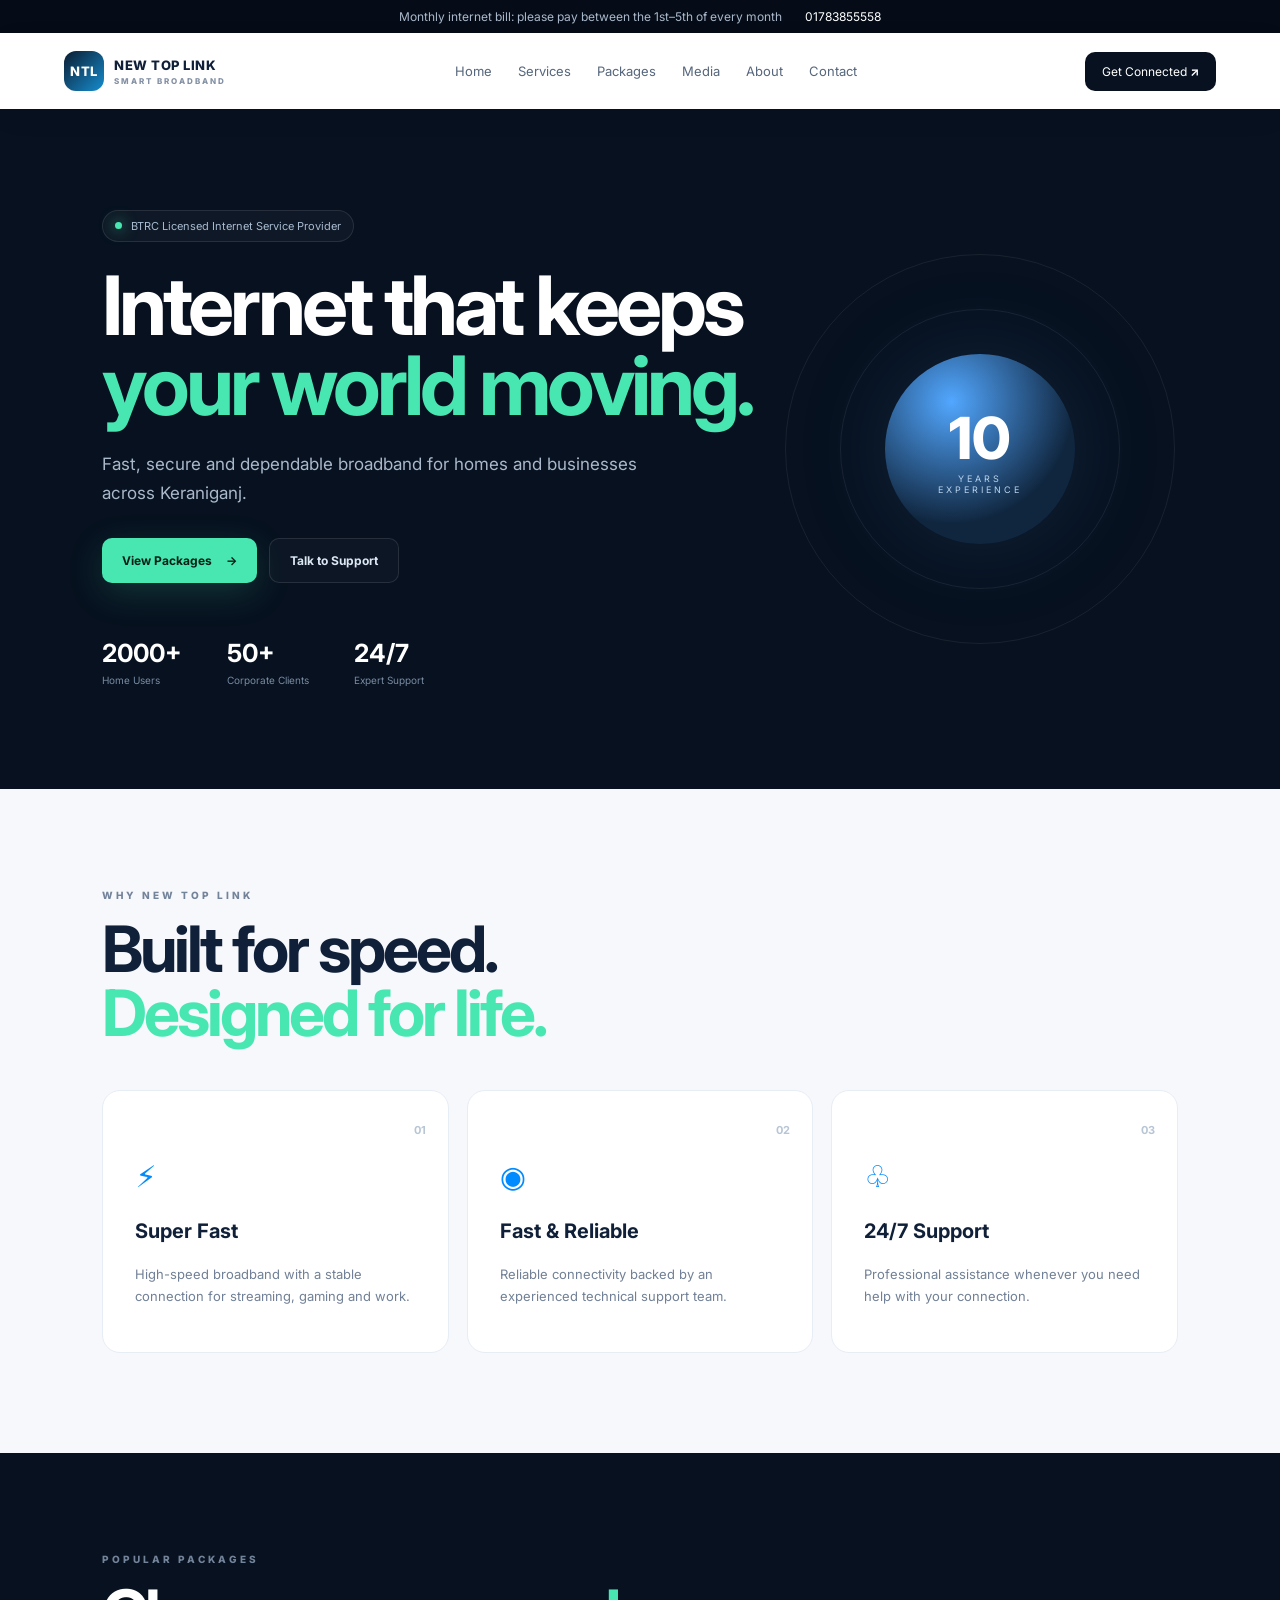
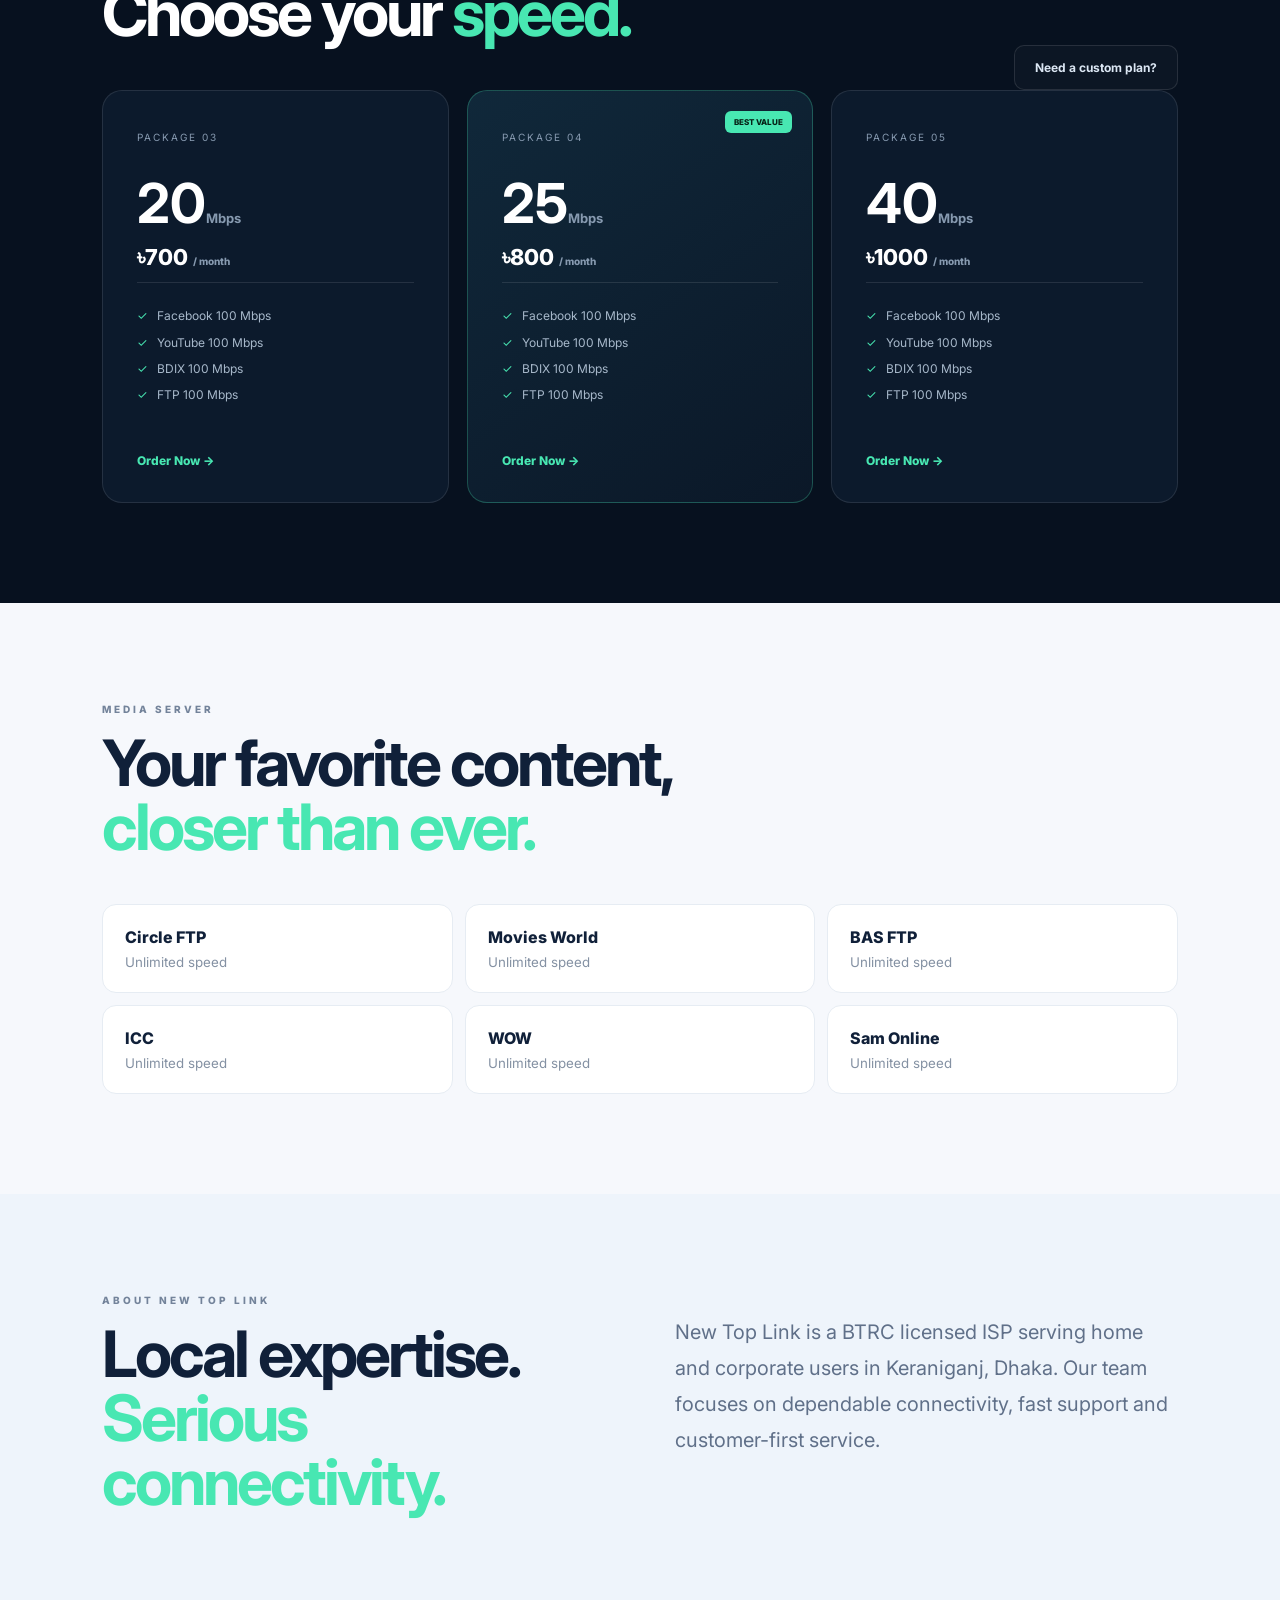
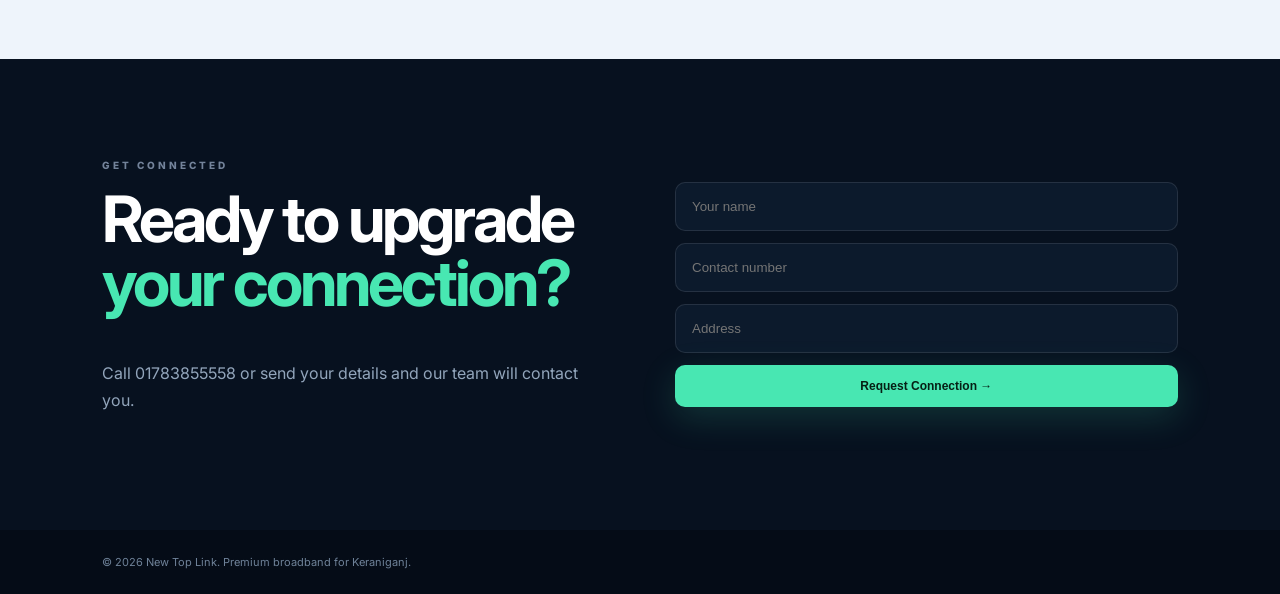
<file: index.html>
<!doctype html>
<html lang="en">
<head>
<meta charset="utf-8"><meta name="viewport" content="width=device-width,initial-scale=1">
<title>New Top Link — Premium Broadband</title>
<link rel="stylesheet" href="assets/style.css">
<link rel="preconnect" href="https://fonts.googleapis.com"><link rel="preconnect" href="https://fonts.gstatic.com" crossorigin>
<link href="https://fonts.googleapis.com/css2?family=Inter:wght@400;500;600;700;800&display=swap" rel="stylesheet">
</head>
<body>
<div class="topbar">Monthly internet bill: please pay between the 1st–5th of every month <span>01783855558</span></div>
<header class="nav"><a class="brand" href="#"><span class="logo">NTL</span><span>NEW TOP LINK<small>SMART BROADBAND</small></span></a>
<nav><a href="#home">Home</a><a href="#services">Services</a><a href="#packages">Packages</a><a href="#media">Media</a><a href="#about">About</a><a href="#contact">Contact</a></nav>
<a class="navbtn" href="#packages">Get Connected <b>↗</b></a><button class="menu" aria-label="menu">☰</button></header>

<main id="home">
<section class="hero">
<div class="gridfx"></div><div class="hero-copy">
<div class="pill"><i></i> BTRC Licensed Internet Service Provider</div>
<h1>Internet that keeps<br><em>your world moving.</em></h1>
<p>Fast, secure and dependable broadband for homes and businesses across Keraniganj.</p>
<div class="actions"><a class="btn primary" href="#packages">View Packages <span>→</span></a><a class="btn ghost" href="#contact">Talk to Support</a></div>
<div class="stats"><div><strong>2000+</strong><span>Home Users</span></div><div><strong>50+</strong><span>Corporate Clients</span></div><div><strong>24/7</strong><span>Expert Support</span></div></div>
</div>
<div class="hero-orb"><div class="orbit o1"></div><div class="orbit o2"></div><div class="orb"><span>10</span><small>YEARS<br>EXPERIENCE</small></div></div>
</section>

<section id="services" class="section"><div class="eyebrow">WHY NEW TOP LINK</div><h2>Built for speed.<br><span>Designed for life.</span></h2>
<div class="cards"><article><b>01</b><div class="icon">⚡</div><h3>Super Fast</h3><p>High-speed broadband with a stable connection for streaming, gaming and work.</p></article>
<article><b>02</b><div class="icon">◉</div><h3>Fast & Reliable</h3><p>Reliable connectivity backed by an experienced technical support team.</p></article>
<article><b>03</b><div class="icon">♧</div><h3>24/7 Support</h3><p>Professional assistance whenever you need help with your connection.</p></article></div></section>

<section id="packages" class="section dark"><div class="eyebrow">POPULAR PACKAGES</div><div class="section-head"><h2>Choose your <span>speed.</span></h2><a class="btn ghost" href="#contact">Need a custom plan?</a></div>
<div class="packages"><article class="package"><span>PACKAGE 03</span><h3>20<small>Mbps</small></h3><div class="price">৳700 <small>/ month</small></div><ul><li>Facebook 100 Mbps</li><li>YouTube 100 Mbps</li><li>BDIX 100 Mbps</li><li>FTP 100 Mbps</li></ul><a href="#contact">Order Now →</a></article>
<article class="package featured"><label>BEST VALUE</label><span>PACKAGE 04</span><h3>25<small>Mbps</small></h3><div class="price">৳800 <small>/ month</small></div><ul><li>Facebook 100 Mbps</li><li>YouTube 100 Mbps</li><li>BDIX 100 Mbps</li><li>FTP 100 Mbps</li></ul><a href="#contact">Order Now →</a></article>
<article class="package"><span>PACKAGE 05</span><h3>40<small>Mbps</small></h3><div class="price">৳1000 <small>/ month</small></div><ul><li>Facebook 100 Mbps</li><li>YouTube 100 Mbps</li><li>BDIX 100 Mbps</li><li>FTP 100 Mbps</li></ul><a href="#contact">Order Now →</a></article></div></section>

<section id="media" class="section"><div class="eyebrow">MEDIA SERVER</div><h2>Your favorite content,<br><span>closer than ever.</span></h2><div class="media-grid">
<div>Circle FTP <small>Unlimited speed</small></div><div>Movies World <small>Unlimited speed</small></div><div>BAS FTP <small>Unlimited speed</small></div><div>ICC <small>Unlimited speed</small></div><div>WOW <small>Unlimited speed</small></div><div>Sam Online <small>Unlimited speed</small></div></div></section>

<section id="about" class="section about"><div><div class="eyebrow">ABOUT NEW TOP LINK</div><h2>Local expertise.<br><span>Serious connectivity.</span></h2></div><p>New Top Link is a BTRC licensed ISP serving home and corporate users in Keraniganj, Dhaka. Our team focuses on dependable connectivity, fast support and customer-first service.</p></section>

<section id="contact" class="section contact"><div class="contactbox"><div><div class="eyebrow">GET CONNECTED</div><h2>Ready to upgrade<br><span>your connection?</span></h2><p>Call 01783855558 or send your details and our team will contact you.</p></div>
<form onsubmit="submitLead(event)"><input id="name" placeholder="Your name" required><input id="phone" placeholder="Contact number" required><input id="address" placeholder="Address" required><button class="btn primary">Request Connection →</button></form></div></section>
</main>
<footer>© <span id="year"></span> New Top Link. Premium broadband for Keraniganj.</footer>
<div id="toast"></div>
<script src="assets/app.js"></script>
</body></html>
</file>
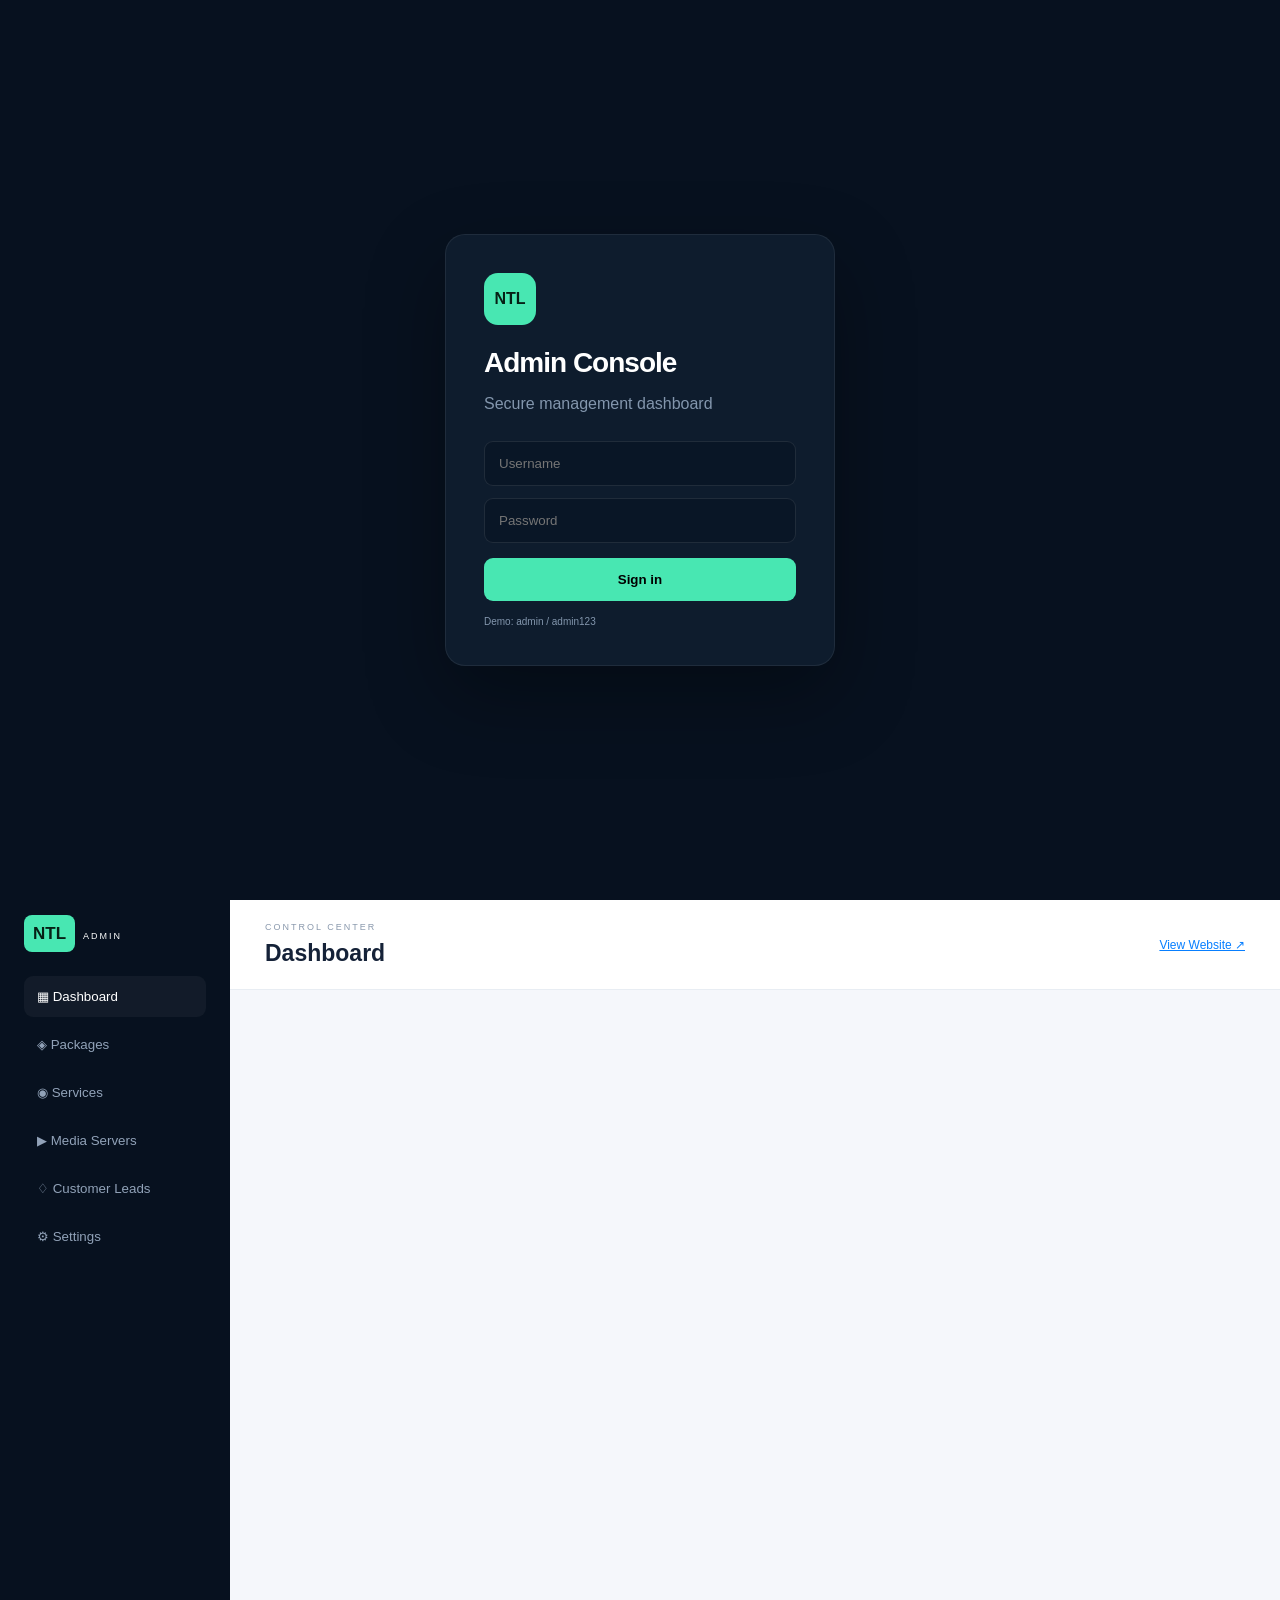
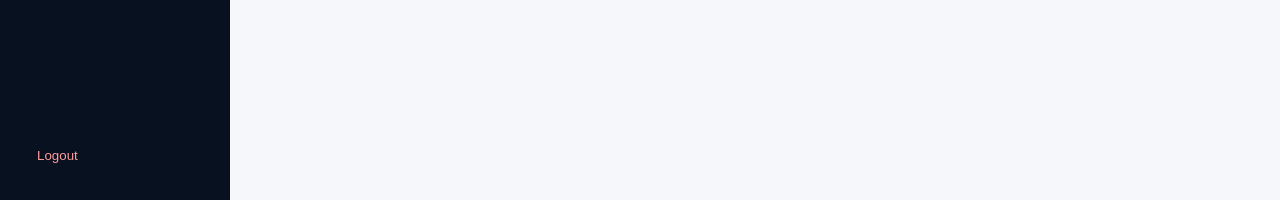
<file: admin/index.html>
<!doctype html><html><head><meta charset="utf-8"><meta name="viewport" content="width=device-width,initial-scale=1"><title>NTL Admin Panel</title><link rel="stylesheet" href="admin.css"></head><body>
<div id="login" class="login"><div class="loginbox"><div class="adminlogo">NTL</div><h1>Admin Console</h1><p>Secure management dashboard</p><input id="user" placeholder="Username"><input id="pass" type="password" placeholder="Password"><button onclick="login()">Sign in</button><small>Demo: admin / admin123</small></div></div>
<div id="app" class="app hidden"><aside><div class="sidebrand"><b>NTL</b><span>ADMIN</span></div><button class="navitem active" onclick="show('dashboard')">▦ Dashboard</button><button class="navitem" onclick="show('packages')">◈ Packages</button><button class="navitem" onclick="show('services')">◉ Services</button><button class="navitem" onclick="show('media')">▶ Media Servers</button><button class="navitem" onclick="show('leads')">♢ Customer Leads</button><button class="navitem" onclick="show('settings')">⚙ Settings</button><button class="logout" onclick="logout()">Logout</button></aside>
<main><header><div><small>CONTROL CENTER</small><h2 id="title">Dashboard</h2></div><a href="../index.html" target="_blank">View Website ↗</a></header><section id="content"></section></main></div><script src="admin.js"></script></body></html>
</file>
<file: assets/style.css>
:root{--bg:#07111f;--ink:#f6f9ff;--muted:#8fa0b7;--line:rgba(255,255,255,.1);--accent:#48e7b2;--accent2:#52a7ff;--card:#0d1a2c}*{box-sizing:border-box}html{scroll-behavior:smooth}body{margin:0;background:#f6f8fc;color:#102039;font-family:Inter,system-ui,sans-serif}a{text-decoration:none;color:inherit}.topbar{background:#050c17;color:#a9b8ca;padding:9px 5%;font-size:12px;text-align:center}.topbar span{color:#fff;margin-left:20px}.nav{height:76px;padding:0 5%;display:flex;align-items:center;justify-content:space-between;background:#fff;position:sticky;top:0;z-index:20;box-shadow:0 8px 30px #09182b0b}.brand{display:flex;align-items:center;gap:10px;font-weight:800;font-size:13px;letter-spacing:.5px}.brand small{display:block;color:#8491a5;font-size:8px;letter-spacing:2px;margin-top:3px}.logo{width:40px;height:40px;border-radius:12px;background:linear-gradient(135deg,#0b1c31,#168dce);color:#fff;display:grid;place-items:center}.nav nav{display:flex;gap:26px;font-size:13px;color:#56667c}.nav nav a:hover{color:#008bff}.navbtn{background:#07111f;color:#fff;padding:12px 17px;border-radius:10px;font-size:12px}.menu{display:none;border:0;background:none;font-size:24px}.hero{min-height:680px;background:var(--bg);color:#fff;position:relative;overflow:hidden;padding:90px 8%;display:flex;align-items:center}.gridfx{position:absolute;inset:0;background-image:linear-gradient(#fff05 1px,transparent 1px),linear-gradient(90deg,#fff05 1px,transparent 1px);background-size:55px 55px;mask-image:linear-gradient(90deg,#000,transparent 75%);opacity:.35}.hero-copy{position:relative;z-index:2;max-width:720px;animation:rise .9s ease both}.pill{display:inline-flex;gap:9px;align-items:center;border:1px solid var(--line);background:#ffffff08;padding:8px 12px;border-radius:99px;color:#a9bbd1;font-size:11px}.pill i{width:7px;height:7px;background:var(--accent);border-radius:50%;box-shadow:0 0 15px var(--accent)}h1{font-size:clamp(46px,6.4vw,84px);line-height:.98;letter-spacing:-4px;margin:24px 0}h1 em,h2 span{font-style:normal;color:var(--accent)}.hero p{color:#a9b8ca;max-width:580px;font-size:17px;line-height:1.7}.actions{display:flex;gap:12px;margin:30px 0}.btn{display:inline-flex;border:0;align-items:center;justify-content:center;gap:14px;padding:14px 20px;border-radius:10px;font-weight:700;font-size:12px;cursor:pointer}.primary{background:var(--accent);color:#062015;box-shadow:0 10px 35px #48e7b22b}.ghost{border:1px solid #ffffff1c;color:#dce7f4;background:#ffffff06}.stats{display:flex;gap:45px;margin-top:55px}.stats strong{font-size:25px;display:block}.stats span{font-size:10px;color:#788ba2}.hero-orb{position:absolute;right:7%;width:420px;height:420px;display:grid;place-items:center}.orb{width:190px;height:190px;border-radius:50%;background:radial-gradient(circle at 35% 25%,#52a7ff,#10263f 65%);display:grid;place-items:center;align-content:center;box-shadow:0 0 100px #52a7ff22}.orb span{font-size:58px;font-weight:800}.orb small{font-size:9px;letter-spacing:3px;color:#b9d4ee;text-align:center}.orbit{position:absolute;border:1px solid #ffffff12;border-radius:50%;inset:15px;animation:spin 15s linear infinite}.o2{inset:70px;animation-direction:reverse;animation-duration:11s}.section{padding:100px 8%}.eyebrow{font-size:10px;letter-spacing:3px;color:#73839a;font-weight:800;margin-bottom:16px}.section h2{font-size:clamp(36px,5vw,64px);letter-spacing:-3px;line-height:1;margin:0 0 45px}.cards{display:grid;grid-template-columns:repeat(3,1fr);gap:18px}.cards article{padding:32px;background:#fff;border:1px solid #e7edf5;border-radius:18px;position:relative;transition:.3s}.cards article:hover{transform:translateY(-8px);box-shadow:0 25px 60px #10203910}.cards b{position:absolute;right:22px;color:#b8c5d5;font-size:11px}.icon{font-size:30px;margin:35px 0 25px;color:#008bff}.cards h3{font-size:20px}.cards p{color:#718096;font-size:13px;line-height:1.7}.dark{background:var(--bg);color:#fff}.section-head{display:flex;justify-content:space-between;align-items:end}.packages{display:grid;grid-template-columns:repeat(3,1fr);gap:18px}.package{background:#0c1a2c;border:1px solid var(--line);padding:34px;border-radius:20px;position:relative}.package.featured{border-color:#48e7b244;background:linear-gradient(145deg,#10283a,#0b1828)}.package label{position:absolute;right:20px;top:20px;background:var(--accent);color:#062015;padding:6px 9px;border-radius:6px;font-size:8px;font-weight:800}.package>span{font-size:10px;letter-spacing:2px;color:#879ab0}.package h3{font-size:55px;margin:25px 0 8px}.package h3 small{font-size:13px;color:#879ab0}.price{font-size:22px;font-weight:800}.price small{font-size:10px;color:#879ab0}.package ul{padding:20px 0;border-top:1px solid var(--line);list-style:none;color:#a7b8ca;font-size:12px;line-height:2.2}.package li:before{content:"✓";color:var(--accent);margin-right:9px}.package>a{display:block;padding-top:12px;color:var(--accent);font-weight:800;font-size:12px}.media-grid{display:grid;grid-template-columns:repeat(3,1fr);gap:12px}.media-grid div{background:#fff;border:1px solid #e6ecf3;padding:22px;border-radius:14px;font-weight:800}.media-grid small{display:block;color:#8491a3;font-weight:400;margin-top:7px}.about{background:#eef4fb;display:grid;grid-template-columns:1fr 1fr;gap:70px}.about p{font-size:20px;line-height:1.8;color:#607089}.contact{background:#07111f;color:#fff}.contactbox{display:grid;grid-template-columns:1fr 1fr;gap:70px;align-items:center}.contact p{color:#92a5bb;line-height:1.7}.contact form{display:grid;gap:12px}.contact input{background:#0c1a2c;border:1px solid var(--line);color:#fff;padding:16px;border-radius:10px;outline:none}.contact input:focus{border-color:#48e7b2}.contact .btn{width:100%}footer{background:#050c17;color:#6f8299;padding:25px 8%;font-size:11px}#toast{position:fixed;right:20px;bottom:20px;background:#0b1727;color:#fff;padding:14px 18px;border-radius:10px;display:none;z-index:99}@keyframes rise{from{opacity:0;transform:translateY(30px)}to{opacity:1;transform:none}}@keyframes spin{to{transform:rotate(360deg)}}@media(max-width:850px){.nav nav,.navbtn{display:none}.menu{display:block}.hero{padding:70px 6%;min-height:650px}.hero-orb{opacity:.3;right:-110px}.stats{gap:20px}.cards,.packages,.media-grid,.about,.contactbox{grid-template-columns:1fr}.section{padding:75px 6%}.section-head{display:block}.section-head .btn{margin-bottom:25px}h1{letter-spacing:-2px}.topbar{font-size:10px}.about{gap:25px}}
</file>
<file: admin/admin.css>
*{box-sizing:border-box}body{margin:0;font-family:Inter,Arial;background:#f5f7fb;color:#152238}.login{min-height:100vh;display:grid;place-items:center;background:#07111f}.loginbox{width:min(390px,92%);background:#0e1c2d;color:#fff;padding:38px;border:1px solid #ffffff12;border-radius:20px;box-shadow:0 30px 80px #0005}.adminlogo{width:52px;height:52px;border-radius:14px;background:#48e7b2;color:#062015;display:grid;place-items:center;font-weight:900}.login h1{font-size:28px;letter-spacing:-1px;margin:22px 0 6px}.login p,.login small{color:#8396ad}.login input{width:100%;padding:14px;margin-top:12px;background:#091626;border:1px solid #ffffff18;border-radius:9px;color:#fff}.login button{width:100%;margin-top:15px;padding:14px;border:0;border-radius:9px;background:#48e7b2;font-weight:800}.login small{display:block;margin-top:15px;font-size:10px}.hidden{display:none}.app{display:flex;min-height:100vh}.app aside{width:230px;background:#07111f;color:#a9b8ca;padding:24px;display:flex;flex-direction:column;gap:7px}.sidebrand{color:#fff;font-size:17px;margin-bottom:25px}.sidebrand b{background:#48e7b2;color:#062015;padding:9px;border-radius:8px;margin-right:8px}.sidebrand span{font-size:9px;letter-spacing:2px}.navitem,.logout{border:0;text-align:left;padding:13px;background:transparent;color:#91a2b8;border-radius:9px;cursor:pointer}.navitem:hover,.navitem.active{background:#ffffff0b;color:#fff}.logout{margin-top:auto;color:#ff9b9b}.app main{flex:1}.app header{height:90px;padding:0 35px;background:#fff;border-bottom:1px solid #e8edf3;display:flex;justify-content:space-between;align-items:center}.app header small{font-size:9px;letter-spacing:2px;color:#8a99ad}.app header h2{margin:6px 0;font-size:23px}.app header a{font-size:12px;color:#087fff}.app section{padding:35px}.metricgrid{display:grid;grid-template-columns:repeat(4,1fr);gap:15px}.metric{background:#fff;border:1px solid #e8edf3;border-radius:15px;padding:20px}.metric small{color:#8290a3}.metric strong{display:block;font-size:30px;margin-top:8px}.panel{background:#fff;border:1px solid #e8edf3;border-radius:15px;padding:20px;margin-top:18px}.panel h3{margin-top:0}.row{display:flex;gap:10px;align-items:center;padding:13px 0;border-bottom:1px solid #edf1f5}.row:last-child{border:0}.row input,.row textarea{flex:1;padding:10px;border:1px solid #dfe6ef;border-radius:8px}.row button,.save{border:0;border-radius:8px;padding:10px 13px;background:#07111f;color:#fff;cursor:pointer}.save{background:#0b9b70}.danger{background:#c93b3b!important}.add{margin-bottom:15px}@media(max-width:800px){.app aside{width:70px;padding:12px}.sidebrand span,.navitem{font-size:0}.navitem:before{font-size:18px}.metricgrid{grid-template-columns:1fr 1fr}.app header{padding:0 18px}.app section{padding:18px}}
</file>
